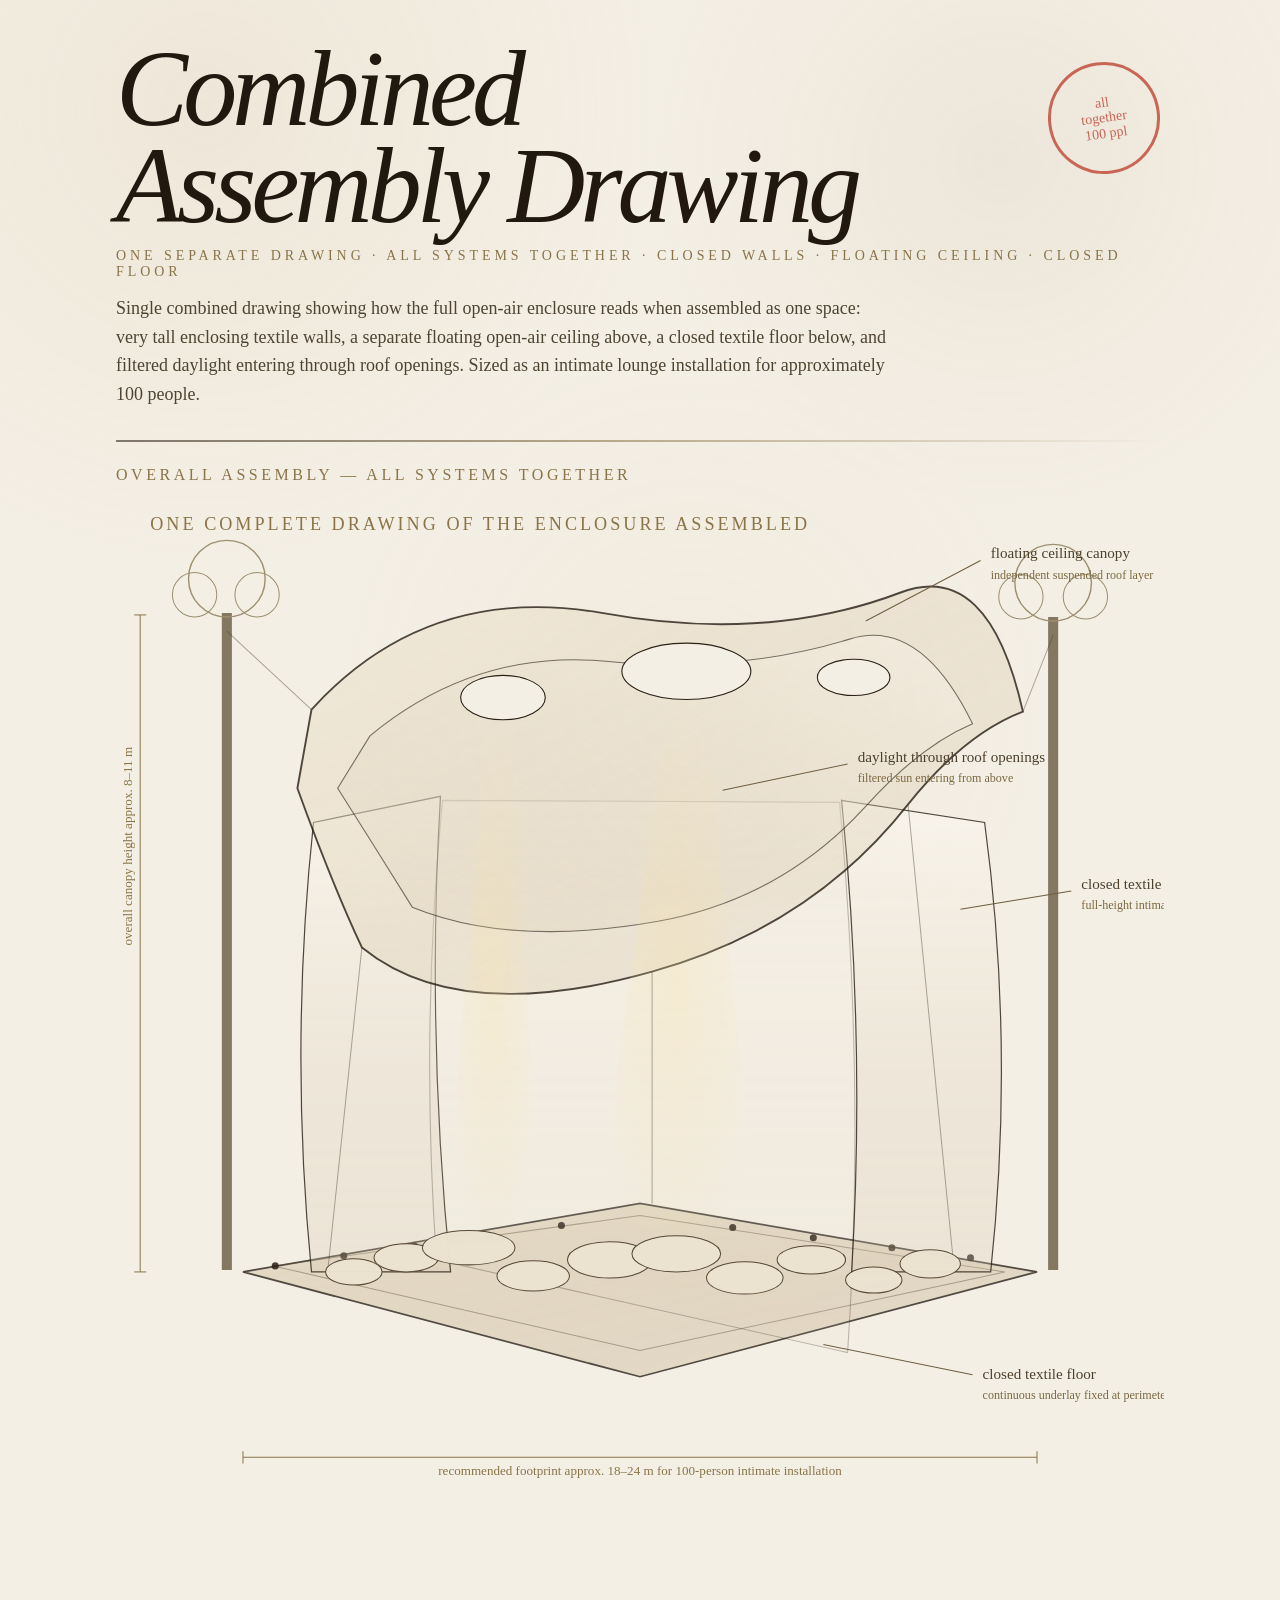
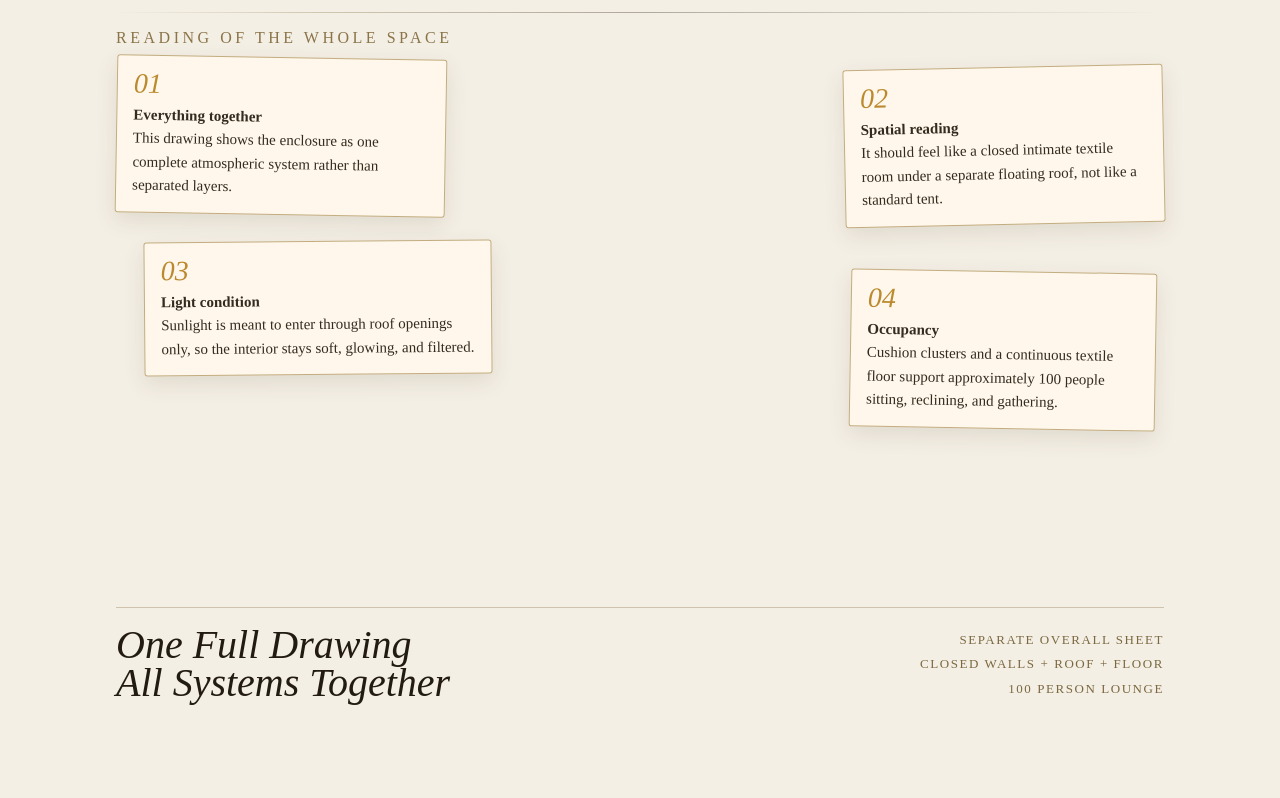
<file: combined_assembly_drawing_all_together.html>
<!DOCTYPE html>
<html lang="en">
<head>
<meta charset="UTF-8" />
<meta name="viewport" content="width=device-width, initial-scale=1.0" />
<title>Open-Air Fabric Enclosure — Combined Assembly Drawing</title>
<style>
  * { box-sizing: border-box; }
  html, body {
    margin: 0; padding: 0;
    background: #f4efe5; color: #201911;
    font-family: Georgia, "Times New Roman", serif;
  }
  body::before{
    content:""; position:fixed; inset:0; pointer-events:none;
    background:
      radial-gradient(circle at 16% 12%, rgba(199,173,124,0.10), transparent 34%),
      radial-gradient(circle at 78% 18%, rgba(160,145,106,0.08), transparent 28%),
      radial-gradient(circle at 54% 78%, rgba(207,185,145,0.06), transparent 36%);
    mix-blend-mode:multiply;
  }
  .page{
    position:relative; z-index:1;
    max-width:1100px; margin:0 auto;
    padding:34px 26px 96px;
  }
  .hero{ position:relative; padding:6px 0 20px; }
  .title{
    font-size:clamp(54px, 10vw, 108px);
    line-height:.9; letter-spacing:-.045em; font-style:italic; color:#21180f;
  }
  .subtitle{
    margin-top:14px; font-size:14px; letter-spacing:.28em; text-transform:uppercase; color:#8a7448;
  }
  .lead{
    margin-top:14px; max-width:780px; font-size:18px; line-height:1.58; color:#4f4432;
  }
  .seal{
    position:absolute; right:4px; top:28px; width:112px; height:112px;
    border:3px solid #bb3827; border-radius:50%; color:#bb3827;
    display:flex; align-items:center; justify-content:center; text-align:center;
    font-size:14px; line-height:1.08; transform:rotate(-8deg); opacity:.74;
  }
  .divider{
    height:2px; background:linear-gradient(90deg, #2b2116, #8a7448 46%, transparent);
    margin:12px 0 24px; opacity:.58;
  }
  .subdivider{
    height:1px; background:linear-gradient(90deg, transparent, #8a7448 20%, #2b2116 50%, transparent);
    margin:30px 0 16px; opacity:.34;
  }
  h2.section{
    margin:0 0 10px; font-size:16px; letter-spacing:.22em; text-transform:uppercase; color:#8a7448; font-weight:normal;
  }
  svg{ width:100%; height:auto; display:block; }
  .cards{ position:relative; min-height:520px; }
  .card{
    position:absolute; background:rgba(255,248,235,.94);
    border:1px solid rgba(164,132,70,.65);
    box-shadow:0 8px 22px rgba(62,42,18,.11);
    border-radius:3px; padding:14px 16px;
    color:#342b1f; line-height:1.56; font-size:15px;
  }
  .num{ font-size:28px; line-height:1; color:#bb8a2f; margin-bottom:6px; font-style:italic; }
  .footer{
    margin-top:30px; padding-top:18px; border-top:1px solid rgba(138,116,72,.35);
    display:flex; align-items:flex-end; justify-content:space-between; gap:18px;
  }
  .footer .left{ font-size:40px; font-style:italic; line-height:.94; color:#221b12; }
  .footer .right{
    text-align:right; font-size:13px; line-height:1.9; color:#7b6840; letter-spacing:.12em; text-transform:uppercase;
  }
</style>
</head>
<body>
<div class="page">
  <div class="hero">
    <div class="title">Combined<br/>Assembly Drawing</div>
    <div class="subtitle">one separate drawing · all systems together · closed walls · floating ceiling · closed floor</div>
    <div class="lead">
      Single combined drawing showing how the full open-air enclosure reads when assembled as one space:
      very tall enclosing textile walls, a separate floating open-air ceiling above, a closed textile floor below,
      and filtered daylight entering through roof openings. Sized as an intimate lounge installation for approximately 100 people.
    </div>
    <div class="seal">all<br/>together<br/>100 ppl</div>
  </div>

  <div class="divider"></div>

  <h2 class="section">Overall Assembly — all systems together</h2>
  <svg viewBox="0 0 1040 1080" xmlns="http://www.w3.org/2000/svg" aria-label="Combined overall assembly">
    <defs>
      <filter id="ink">
        <feTurbulence type="fractalNoise" baseFrequency="0.008" numOctaves="2" seed="7" result="n"/>
        <feDisplacementMap in="SourceGraphic" in2="n" scale="1.1"/>
      </filter>
      <linearGradient id="wallGrad" x1="0" y1="0" x2="0" y2="1">
        <stop offset="0%" stop-color="#fbf7ef" stop-opacity="0.84"/>
        <stop offset="100%" stop-color="#d8cab2" stop-opacity="0.32"/>
      </linearGradient>
      <linearGradient id="roofGradA" x1="0" y1="0" x2="1" y2="1">
        <stop offset="0%" stop-color="#efe6d2" stop-opacity="0.82"/>
        <stop offset="100%" stop-color="#d1bea0" stop-opacity="0.24"/>
      </linearGradient>
      <linearGradient id="roofGradB" x1="1" y1="0" x2="0" y2="1">
        <stop offset="0%" stop-color="#fbf7ef" stop-opacity="0.76"/>
        <stop offset="100%" stop-color="#d1c2a5" stop-opacity="0.24"/>
      </linearGradient>
      <linearGradient id="floorGrad" x1="0" y1="0" x2="1" y2="1">
        <stop offset="0%" stop-color="#ddd0b4" stop-opacity="0.82"/>
        <stop offset="100%" stop-color="#bca47f" stop-opacity="0.34"/>
      </linearGradient>
      <radialGradient id="sunGlow" cx="50%" cy="50%" r="50%">
        <stop offset="0%" stop-color="#f8e3a4" stop-opacity="0.28"/>
        <stop offset="100%" stop-color="#f8e3a4" stop-opacity="0"/>
      </radialGradient>
    </defs>

    <text x="34" y="36" font-size="18" letter-spacing="3" fill="#8a7448">ONE COMPLETE DRAWING OF THE ENCLOSURE ASSEMBLED</text>

    <!-- support trees -->
    <g opacity="0.72">
      <line x1="110" y1="118" x2="110" y2="770" stroke="#5b4a2f" stroke-width="10"/>
      <circle cx="110" cy="84" r="38" fill="none" stroke="#7d6a42" stroke-width="1.4"/>
      <circle cx="78" cy="100" r="22" fill="none" stroke="#7d6a42" stroke-width="1"/>
      <circle cx="140" cy="100" r="22" fill="none" stroke="#7d6a42" stroke-width="1"/>

      <line x1="930" y1="122" x2="930" y2="770" stroke="#5b4a2f" stroke-width="10"/>
      <circle cx="930" cy="88" r="38" fill="none" stroke="#7d6a42" stroke-width="1.4"/>
      <circle cx="898" cy="102" r="22" fill="none" stroke="#7d6a42" stroke-width="1"/>
      <circle cx="962" cy="102" r="22" fill="none" stroke="#7d6a42" stroke-width="1"/>
    </g>

    <!-- floor -->
    <polygon points="126,772 520,704 914,772 520,876"
             fill="url(#floorGrad)" stroke="#241c13" stroke-width="1.7" opacity="0.78" filter="url(#ink)"/>
    <polygon points="156,766 520,716 882,772 520,850"
             fill="none" stroke="#5f4e39" stroke-width="1" opacity="0.44"/>
    <g fill="#2b2116" opacity="0.86">
      <circle cx="158" cy="766" r="3.5"/><circle cx="226" cy="756" r="3.5"/><circle cx="296" cy="746" r="3.5"/>
      <circle cx="370" cy="736" r="3.5"/><circle cx="442" cy="726" r="3.5"/><circle cx="612" cy="728" r="3.5"/>
      <circle cx="692" cy="738" r="3.5"/><circle cx="770" cy="748" r="3.5"/><circle cx="848" cy="758" r="3.5"/>
    </g>

    <!-- walls -->
    <path d="M196,326 Q172,550 194,772 L332,772 Q308,536 322,300 Z"
          fill="url(#wallGrad)" stroke="#2c2218" stroke-width="1.2" opacity="0.82" filter="url(#ink)"/>
    <path d="M720,304 Q744,540 730,772 L868,772 Q892,548 862,326 Z"
          fill="url(#wallGrad)" stroke="#2c2218" stroke-width="1.2" opacity="0.82" filter="url(#ink)"/>

    <!-- hint of back wall -->
    <path d="M324,304 Q302,532 318,760 L726,852 Q744,586 718,306 Z"
          fill="url(#wallGrad)" stroke="#2c2218" stroke-width="1.1" opacity="0.28" filter="url(#ink)"/>

    <!-- ceiling -->
    <path d="M194,214 Q308,88 482,118 Q646,148 778,98 Q866,64 900,216
             Q842,238 786,308 Q690,430 532,474 Q340,528 244,450 Q214,386 180,292 Z"
          fill="url(#roofGradA)" stroke="#20180f" stroke-width="1.9" opacity="0.78" filter="url(#ink)"/>
    <path d="M252,240 Q356,154 486,166 Q618,178 728,144 Q798,122 850,228
             Q798,250 744,310 Q660,402 538,424 Q392,450 294,410 Q258,352 220,292 Z"
          fill="url(#roofGradB)" stroke="#20180f" stroke-width="1.1" opacity="0.58" filter="url(#ink)"/>

    <!-- roof openings -->
    <ellipse cx="384" cy="202" rx="42" ry="22" fill="#f4efe5" stroke="#2a2117" stroke-width="1.1"/>
    <ellipse cx="566" cy="176" rx="64" ry="28" fill="#f4efe5" stroke="#2a2117" stroke-width="1.1"/>
    <ellipse cx="732" cy="182" rx="36" ry="18" fill="#f4efe5" stroke="#2a2117" stroke-width="1.1"/>

    <!-- sunlight -->
    <polygon points="548,204 584,204 640,772 470,772" fill="url(#sunGlow)"/>
    <polygon points="368,224 390,224 424,760 324,760" fill="url(#sunGlow)"/>

    <!-- suspension lines -->
    <g stroke="#46392a" stroke-width="1" opacity="0.42" fill="none">
      <line x1="194" y1="214" x2="110" y2="136"/>
      <line x1="900" y1="216" x2="930" y2="140"/>
      <line x1="532" y1="474" x2="532" y2="704"/>
      <line x1="244" y1="450" x2="210" y2="772"/>
      <line x1="786" y1="308" x2="832" y2="772"/>
    </g>

    <!-- cushions / occupancy -->
    <g fill="#ece2d0" stroke="#544532" stroke-width="1" opacity="0.98">
      <ellipse cx="236" cy="772" rx="28" ry="13"/>
      <ellipse cx="288" cy="758" rx="32" ry="14"/>
      <ellipse cx="350" cy="748" rx="46" ry="17"/>
      <ellipse cx="414" cy="776" rx="36" ry="15"/>
      <ellipse cx="490" cy="760" rx="42" ry="18"/>
      <ellipse cx="556" cy="754" rx="44" ry="18"/>
      <ellipse cx="624" cy="778" rx="38" ry="16"/>
      <ellipse cx="690" cy="760" rx="34" ry="14"/>
      <ellipse cx="752" cy="780" rx="28" ry="13"/>
      <ellipse cx="808" cy="764" rx="30" ry="14"/>
    </g>

    <!-- labels -->
    <line x1="744" y1="126" x2="858" y2="66" stroke="#6f5d3f" stroke-width="1"/>
    <text x="868" y="64" font-size="15" fill="#4c402d">floating ceiling canopy</text>
    <text x="868" y="84" font-size="12" fill="#7b6840">independent suspended roof layer</text>

    <line x1="838" y1="412" x2="948" y2="394" stroke="#6f5d3f" stroke-width="1"/>
    <text x="958" y="392" font-size="15" fill="#4c402d">closed textile walls</text>
    <text x="958" y="412" font-size="12" fill="#7b6840">full-height intimate enclosure</text>

    <line x1="702" y1="844" x2="850" y2="874" stroke="#6f5d3f" stroke-width="1"/>
    <text x="860" y="878" font-size="15" fill="#4c402d">closed textile floor</text>
    <text x="860" y="898" font-size="12" fill="#7b6840">continuous underlay fixed at perimeter</text>

    <line x1="602" y1="294" x2="726" y2="268" stroke="#6f5d3f" stroke-width="1"/>
    <text x="736" y="266" font-size="15" fill="#4c402d">daylight through roof openings</text>
    <text x="736" y="286" font-size="12" fill="#7b6840">filtered sun entering from above</text>

    <line x1="24" y1="120" x2="24" y2="772" stroke="#8a7448" stroke-width="1"/>
    <line x1="18" y1="120" x2="30" y2="120" stroke="#8a7448" stroke-width="1"/>
    <line x1="18" y1="772" x2="30" y2="772" stroke="#8a7448" stroke-width="1"/>
    <text x="16" y="448" font-size="13" fill="#8a7448" transform="rotate(-90 16 448)">overall canopy height approx. 8–11 m</text>

    <line x1="126" y1="956" x2="914" y2="956" stroke="#8a7448" stroke-width="1"/>
    <line x1="126" y1="950" x2="126" y2="962" stroke="#8a7448" stroke-width="1"/>
    <line x1="914" y1="950" x2="914" y2="962" stroke="#8a7448" stroke-width="1"/>
    <text x="520" y="974" font-size="13" fill="#8a7448" text-anchor="middle">recommended footprint approx. 18–24 m for 100-person intimate installation</text>
  </svg>

  <div class="subdivider"></div>

  <h2 class="section">Reading of the whole space</h2>
  <div class="cards">
    <div class="card" style="left:0; top:0; width:330px; transform: rotate(1deg);">
      <div class="num">01</div>
      <div><strong>Everything together</strong><br/>
      This drawing shows the enclosure as one complete atmospheric system rather than separated layers.</div>
    </div>

    <div class="card" style="right:0; top:10px; width:320px; transform: rotate(-1.2deg);">
      <div class="num">02</div>
      <div><strong>Spatial reading</strong><br/>
      It should feel like a closed intimate textile room under a separate floating roof, not like a standard tent.</div>
    </div>

    <div class="card" style="left:28px; top:184px; width:348px; transform: rotate(-0.5deg);">
      <div class="num">03</div>
      <div><strong>Light condition</strong><br/>
      Sunlight is meant to enter through roof openings only, so the interior stays soft, glowing, and filtered.</div>
    </div>

    <div class="card" style="right:8px; top:214px; width:306px; transform: rotate(1deg);">
      <div class="num">04</div>
      <div><strong>Occupancy</strong><br/>
      Cushion clusters and a continuous textile floor support approximately 100 people sitting, reclining, and gathering.</div>
    </div>
  </div>

  <div class="footer">
    <div class="left">One Full Drawing<br/>All Systems Together</div>
    <div class="right">
      separate overall sheet<br/>
      closed walls + roof + floor<br/>
      100 person lounge
    </div>
  </div>
</div>
</body>
</html>
</file>
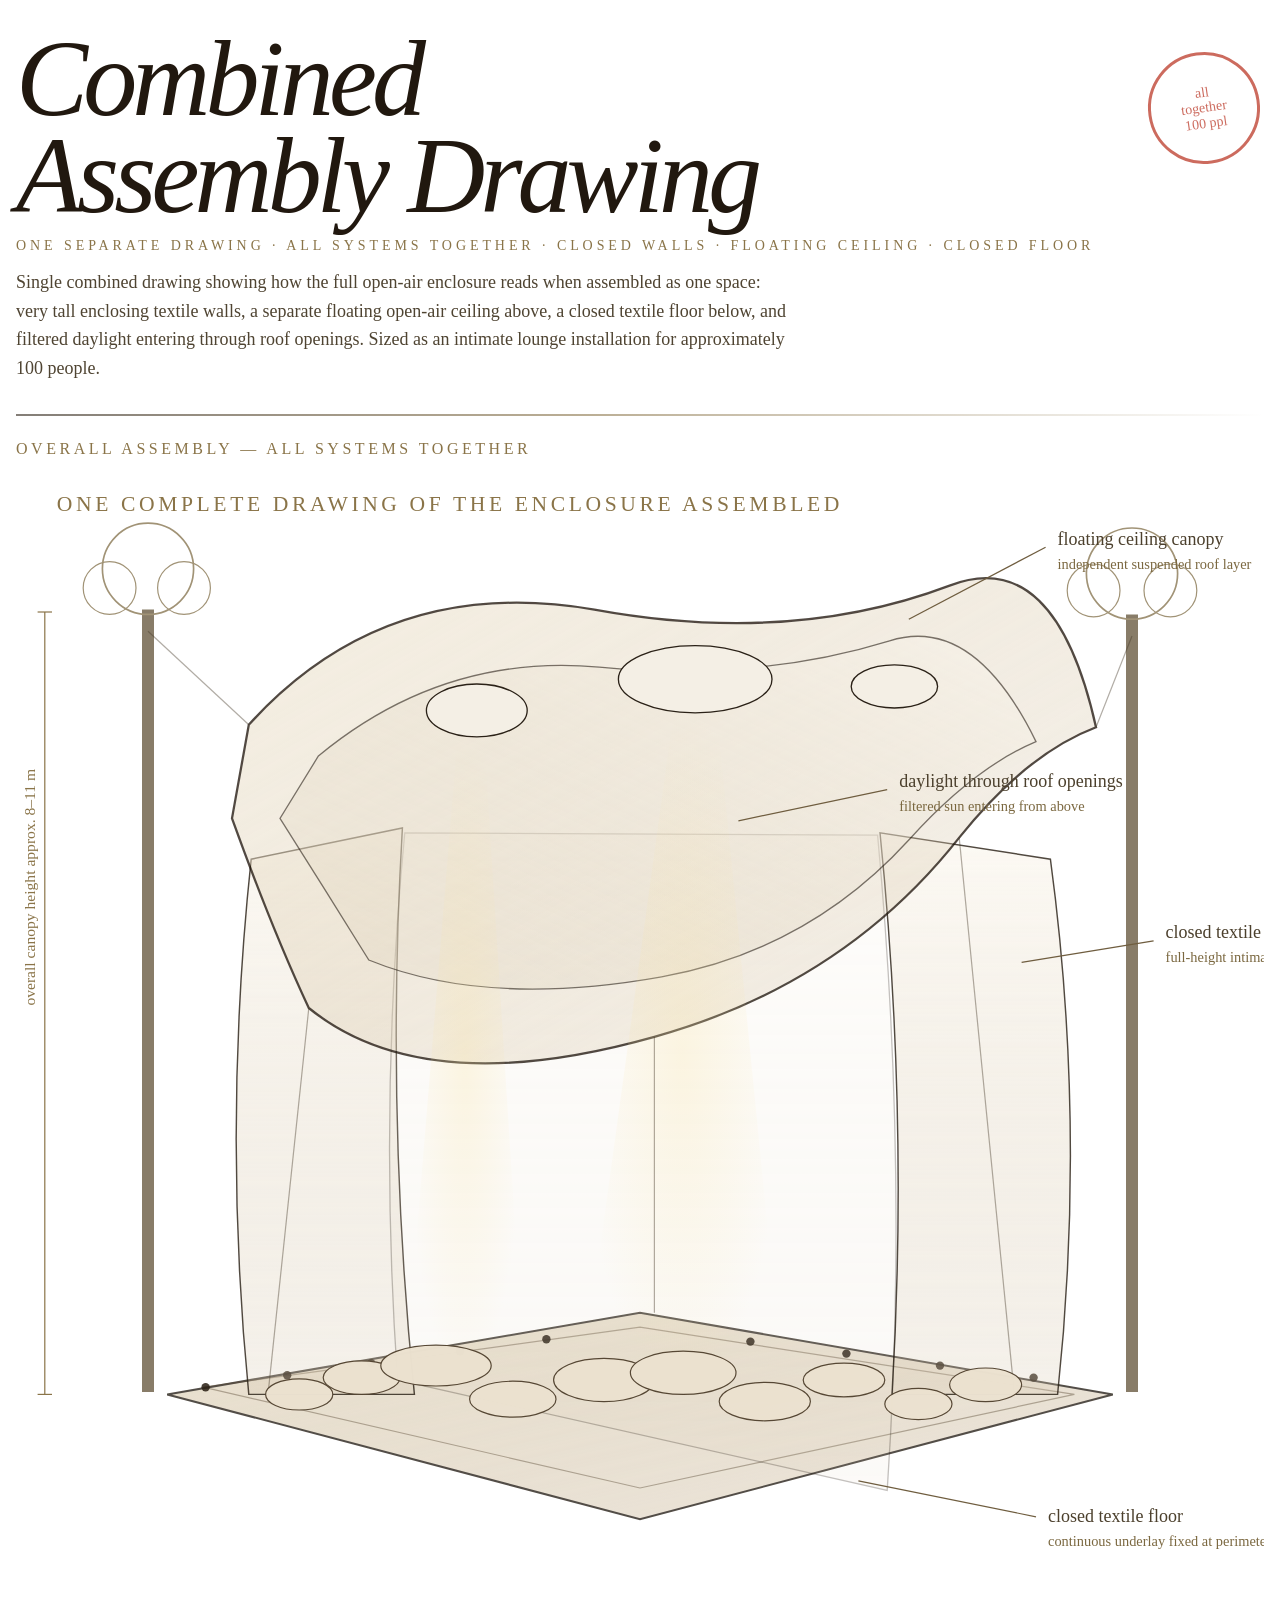
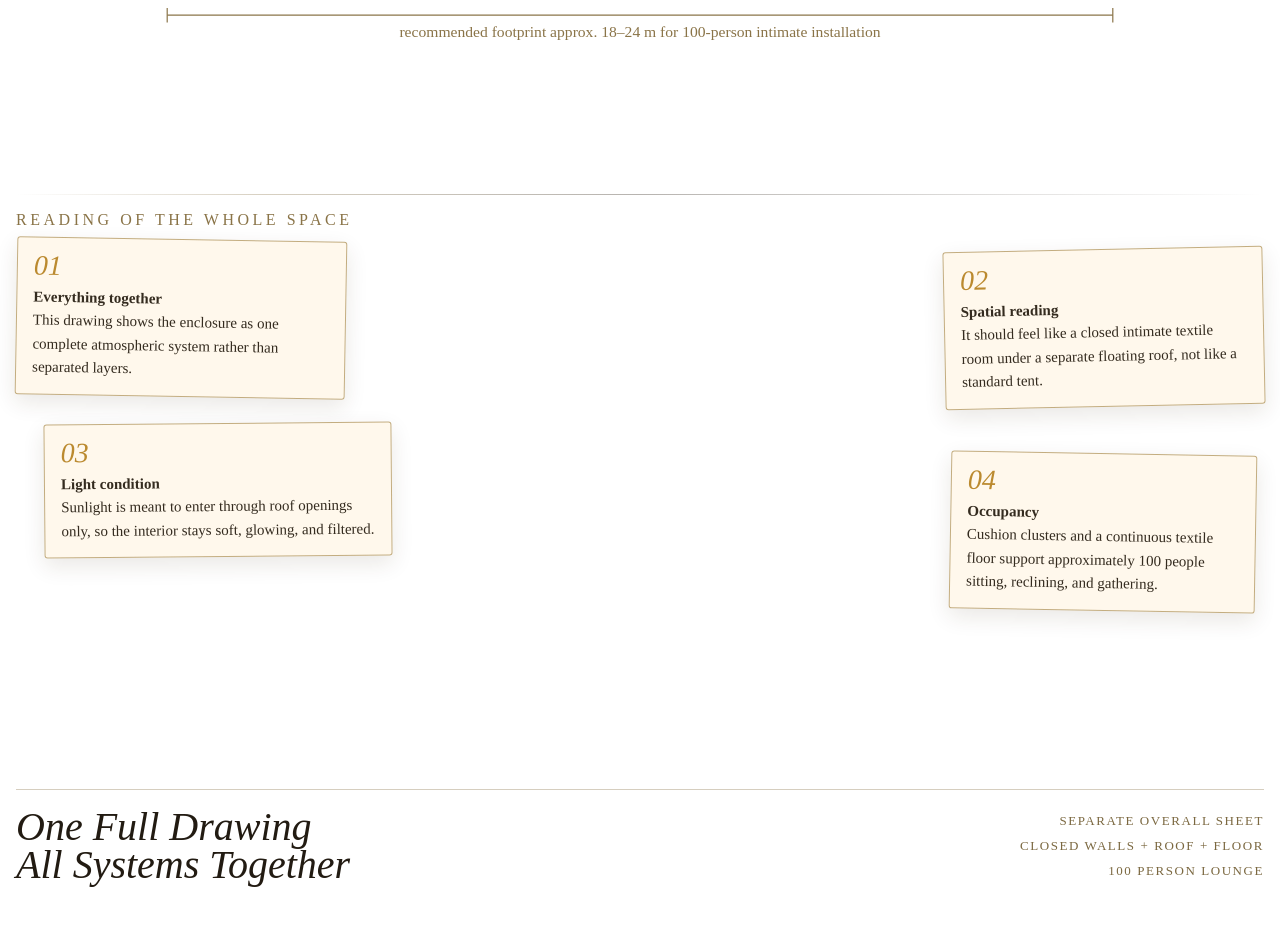
<file: stage/assembly-drawings.html>
<!DOCTYPE html>
<html lang="en">
<head>
<meta charset="UTF-8" />
<meta name="viewport" content="width=device-width, initial-scale=1.0" />
<title>Open-Air Fabric Enclosure — Combined Assembly Drawing</title>
<style>
  * { box-sizing: border-box; }
  html, body {
    margin: 0; padding: 0;
    background: #ffffff; color: #201911;
    font-family: Georgia, "Times New Roman", serif;
  }
  .page{
    position: relative;
    max-width: none;
    margin: 0;
    padding: 24px max(16px, env(safe-area-inset-left)) 48px max(16px, env(safe-area-inset-right));
  }
  .hero{ position:relative; padding:6px 0 20px; }
  .title{
    font-size:clamp(54px, 10vw, 108px);
    line-height:.9; letter-spacing:-.045em; font-style:italic; color:#21180f;
  }
  .subtitle{
    margin-top:14px; font-size:14px; letter-spacing:.28em; text-transform:uppercase; color:#8a7448;
  }
  .lead{
    margin-top:14px; max-width:780px; font-size:18px; line-height:1.58; color:#4f4432;
  }
  .seal{
    position:absolute; right:4px; top:28px; width:112px; height:112px;
    border:3px solid #bb3827; border-radius:50%; color:#bb3827;
    display:flex; align-items:center; justify-content:center; text-align:center;
    font-size:14px; line-height:1.08; transform:rotate(-8deg); opacity:.74;
  }
  .divider{
    height:2px; background:linear-gradient(90deg, #2b2116, #8a7448 46%, transparent);
    margin:12px 0 24px; opacity:.58;
  }
  .subdivider{
    height:1px; background:linear-gradient(90deg, transparent, #8a7448 20%, #2b2116 50%, transparent);
    margin:30px 0 16px; opacity:.34;
  }
  h2.section{
    margin:0 0 10px; font-size:16px; letter-spacing:.22em; text-transform:uppercase; color:#8a7448; font-weight:normal;
  }
  svg{ width:100%; height:auto; display:block; }
  .cards{ position:relative; min-height:520px; }
  .card{
    position:absolute; background:rgba(255,248,235,.94);
    border:1px solid rgba(164,132,70,.65);
    box-shadow:0 8px 22px rgba(62,42,18,.11);
    border-radius:3px; padding:14px 16px;
    color:#342b1f; line-height:1.56; font-size:15px;
  }
  .num{ font-size:28px; line-height:1; color:#bb8a2f; margin-bottom:6px; font-style:italic; }
  .footer{
    margin-top:30px; padding-top:18px; border-top:1px solid rgba(138,116,72,.35);
    display:flex; align-items:flex-end; justify-content:space-between; gap:18px;
  }
  .footer .left{ font-size:40px; font-style:italic; line-height:.94; color:#221b12; }
  .footer .right{
    text-align:right; font-size:13px; line-height:1.9; color:#7b6840; letter-spacing:.12em; text-transform:uppercase;
  }
</style>
</head>
<body>
<div class="page">
  <div class="hero">
    <div class="title">Combined<br/>Assembly Drawing</div>
    <div class="subtitle">one separate drawing · all systems together · closed walls · floating ceiling · closed floor</div>
    <div class="lead">
      Single combined drawing showing how the full open-air enclosure reads when assembled as one space:
      very tall enclosing textile walls, a separate floating open-air ceiling above, a closed textile floor below,
      and filtered daylight entering through roof openings. Sized as an intimate lounge installation for approximately 100 people.
    </div>
    <div class="seal">all<br/>together<br/>100 ppl</div>
  </div>

  <div class="divider"></div>

  <h2 class="section">Overall Assembly — all systems together</h2>
  <svg viewBox="0 0 1040 1080" xmlns="http://www.w3.org/2000/svg" aria-label="Combined overall assembly">
    <defs>
      <filter id="ink">
        <feTurbulence type="fractalNoise" baseFrequency="0.008" numOctaves="2" seed="7" result="n"/>
        <feDisplacementMap in="SourceGraphic" in2="n" scale="1.1"/>
      </filter>
      <linearGradient id="wallGrad" x1="0" y1="0" x2="0" y2="1">
        <stop offset="0%" stop-color="#fbf7ef" stop-opacity="0.84"/>
        <stop offset="100%" stop-color="#d8cab2" stop-opacity="0.32"/>
      </linearGradient>
      <linearGradient id="roofGradA" x1="0" y1="0" x2="1" y2="1">
        <stop offset="0%" stop-color="#efe6d2" stop-opacity="0.82"/>
        <stop offset="100%" stop-color="#d1bea0" stop-opacity="0.24"/>
      </linearGradient>
      <linearGradient id="roofGradB" x1="1" y1="0" x2="0" y2="1">
        <stop offset="0%" stop-color="#fbf7ef" stop-opacity="0.76"/>
        <stop offset="100%" stop-color="#d1c2a5" stop-opacity="0.24"/>
      </linearGradient>
      <linearGradient id="floorGrad" x1="0" y1="0" x2="1" y2="1">
        <stop offset="0%" stop-color="#ddd0b4" stop-opacity="0.82"/>
        <stop offset="100%" stop-color="#bca47f" stop-opacity="0.34"/>
      </linearGradient>
      <radialGradient id="sunGlow" cx="50%" cy="50%" r="50%">
        <stop offset="0%" stop-color="#f8e3a4" stop-opacity="0.28"/>
        <stop offset="100%" stop-color="#f8e3a4" stop-opacity="0"/>
      </radialGradient>
    </defs>

    <text x="34" y="36" font-size="18" letter-spacing="3" fill="#8a7448">ONE COMPLETE DRAWING OF THE ENCLOSURE ASSEMBLED</text>

    <!-- support trees -->
    <g opacity="0.72">
      <line x1="110" y1="118" x2="110" y2="770" stroke="#5b4a2f" stroke-width="10"/>
      <circle cx="110" cy="84" r="38" fill="none" stroke="#7d6a42" stroke-width="1.4"/>
      <circle cx="78" cy="100" r="22" fill="none" stroke="#7d6a42" stroke-width="1"/>
      <circle cx="140" cy="100" r="22" fill="none" stroke="#7d6a42" stroke-width="1"/>

      <line x1="930" y1="122" x2="930" y2="770" stroke="#5b4a2f" stroke-width="10"/>
      <circle cx="930" cy="88" r="38" fill="none" stroke="#7d6a42" stroke-width="1.4"/>
      <circle cx="898" cy="102" r="22" fill="none" stroke="#7d6a42" stroke-width="1"/>
      <circle cx="962" cy="102" r="22" fill="none" stroke="#7d6a42" stroke-width="1"/>
    </g>

    <!-- floor -->
    <polygon points="126,772 520,704 914,772 520,876"
             fill="url(#floorGrad)" stroke="#241c13" stroke-width="1.7" opacity="0.78" filter="url(#ink)"/>
    <polygon points="156,766 520,716 882,772 520,850"
             fill="none" stroke="#5f4e39" stroke-width="1" opacity="0.44"/>
    <g fill="#2b2116" opacity="0.86">
      <circle cx="158" cy="766" r="3.5"/><circle cx="226" cy="756" r="3.5"/><circle cx="296" cy="746" r="3.5"/>
      <circle cx="370" cy="736" r="3.5"/><circle cx="442" cy="726" r="3.5"/><circle cx="612" cy="728" r="3.5"/>
      <circle cx="692" cy="738" r="3.5"/><circle cx="770" cy="748" r="3.5"/><circle cx="848" cy="758" r="3.5"/>
    </g>

    <!-- walls -->
    <path d="M196,326 Q172,550 194,772 L332,772 Q308,536 322,300 Z"
          fill="url(#wallGrad)" stroke="#2c2218" stroke-width="1.2" opacity="0.82" filter="url(#ink)"/>
    <path d="M720,304 Q744,540 730,772 L868,772 Q892,548 862,326 Z"
          fill="url(#wallGrad)" stroke="#2c2218" stroke-width="1.2" opacity="0.82" filter="url(#ink)"/>

    <!-- hint of back wall -->
    <path d="M324,304 Q302,532 318,760 L726,852 Q744,586 718,306 Z"
          fill="url(#wallGrad)" stroke="#2c2218" stroke-width="1.1" opacity="0.28" filter="url(#ink)"/>

    <!-- ceiling -->
    <path d="M194,214 Q308,88 482,118 Q646,148 778,98 Q866,64 900,216
             Q842,238 786,308 Q690,430 532,474 Q340,528 244,450 Q214,386 180,292 Z"
          fill="url(#roofGradA)" stroke="#20180f" stroke-width="1.9" opacity="0.78" filter="url(#ink)"/>
    <path d="M252,240 Q356,154 486,166 Q618,178 728,144 Q798,122 850,228
             Q798,250 744,310 Q660,402 538,424 Q392,450 294,410 Q258,352 220,292 Z"
          fill="url(#roofGradB)" stroke="#20180f" stroke-width="1.1" opacity="0.58" filter="url(#ink)"/>

    <!-- roof openings -->
    <ellipse cx="384" cy="202" rx="42" ry="22" fill="#f4efe5" stroke="#2a2117" stroke-width="1.1"/>
    <ellipse cx="566" cy="176" rx="64" ry="28" fill="#f4efe5" stroke="#2a2117" stroke-width="1.1"/>
    <ellipse cx="732" cy="182" rx="36" ry="18" fill="#f4efe5" stroke="#2a2117" stroke-width="1.1"/>

    <!-- sunlight -->
    <polygon points="548,204 584,204 640,772 470,772" fill="url(#sunGlow)"/>
    <polygon points="368,224 390,224 424,760 324,760" fill="url(#sunGlow)"/>

    <!-- suspension lines -->
    <g stroke="#46392a" stroke-width="1" opacity="0.42" fill="none">
      <line x1="194" y1="214" x2="110" y2="136"/>
      <line x1="900" y1="216" x2="930" y2="140"/>
      <line x1="532" y1="474" x2="532" y2="704"/>
      <line x1="244" y1="450" x2="210" y2="772"/>
      <line x1="786" y1="308" x2="832" y2="772"/>
    </g>

    <!-- cushions / occupancy -->
    <g fill="#ece2d0" stroke="#544532" stroke-width="1" opacity="0.98">
      <ellipse cx="236" cy="772" rx="28" ry="13"/>
      <ellipse cx="288" cy="758" rx="32" ry="14"/>
      <ellipse cx="350" cy="748" rx="46" ry="17"/>
      <ellipse cx="414" cy="776" rx="36" ry="15"/>
      <ellipse cx="490" cy="760" rx="42" ry="18"/>
      <ellipse cx="556" cy="754" rx="44" ry="18"/>
      <ellipse cx="624" cy="778" rx="38" ry="16"/>
      <ellipse cx="690" cy="760" rx="34" ry="14"/>
      <ellipse cx="752" cy="780" rx="28" ry="13"/>
      <ellipse cx="808" cy="764" rx="30" ry="14"/>
    </g>

    <!-- labels -->
    <line x1="744" y1="126" x2="858" y2="66" stroke="#6f5d3f" stroke-width="1"/>
    <text x="868" y="64" font-size="15" fill="#4c402d">floating ceiling canopy</text>
    <text x="868" y="84" font-size="12" fill="#7b6840">independent suspended roof layer</text>

    <line x1="838" y1="412" x2="948" y2="394" stroke="#6f5d3f" stroke-width="1"/>
    <text x="958" y="392" font-size="15" fill="#4c402d">closed textile walls</text>
    <text x="958" y="412" font-size="12" fill="#7b6840">full-height intimate enclosure</text>

    <line x1="702" y1="844" x2="850" y2="874" stroke="#6f5d3f" stroke-width="1"/>
    <text x="860" y="878" font-size="15" fill="#4c402d">closed textile floor</text>
    <text x="860" y="898" font-size="12" fill="#7b6840">continuous underlay fixed at perimeter</text>

    <line x1="602" y1="294" x2="726" y2="268" stroke="#6f5d3f" stroke-width="1"/>
    <text x="736" y="266" font-size="15" fill="#4c402d">daylight through roof openings</text>
    <text x="736" y="286" font-size="12" fill="#7b6840">filtered sun entering from above</text>

    <line x1="24" y1="120" x2="24" y2="772" stroke="#8a7448" stroke-width="1"/>
    <line x1="18" y1="120" x2="30" y2="120" stroke="#8a7448" stroke-width="1"/>
    <line x1="18" y1="772" x2="30" y2="772" stroke="#8a7448" stroke-width="1"/>
    <text x="16" y="448" font-size="13" fill="#8a7448" transform="rotate(-90 16 448)">overall canopy height approx. 8–11 m</text>

    <line x1="126" y1="956" x2="914" y2="956" stroke="#8a7448" stroke-width="1"/>
    <line x1="126" y1="950" x2="126" y2="962" stroke="#8a7448" stroke-width="1"/>
    <line x1="914" y1="950" x2="914" y2="962" stroke="#8a7448" stroke-width="1"/>
    <text x="520" y="974" font-size="13" fill="#8a7448" text-anchor="middle">recommended footprint approx. 18–24 m for 100-person intimate installation</text>
  </svg>

  <div class="subdivider"></div>

  <h2 class="section">Reading of the whole space</h2>
  <div class="cards">
    <div class="card" style="left:0; top:0; width:330px; transform: rotate(1deg);">
      <div class="num">01</div>
      <div><strong>Everything together</strong><br/>
      This drawing shows the enclosure as one complete atmospheric system rather than separated layers.</div>
    </div>

    <div class="card" style="right:0; top:10px; width:320px; transform: rotate(-1.2deg);">
      <div class="num">02</div>
      <div><strong>Spatial reading</strong><br/>
      It should feel like a closed intimate textile room under a separate floating roof, not like a standard tent.</div>
    </div>

    <div class="card" style="left:28px; top:184px; width:348px; transform: rotate(-0.5deg);">
      <div class="num">03</div>
      <div><strong>Light condition</strong><br/>
      Sunlight is meant to enter through roof openings only, so the interior stays soft, glowing, and filtered.</div>
    </div>

    <div class="card" style="right:8px; top:214px; width:306px; transform: rotate(1deg);">
      <div class="num">04</div>
      <div><strong>Occupancy</strong><br/>
      Cushion clusters and a continuous textile floor support approximately 100 people sitting, reclining, and gathering.</div>
    </div>
  </div>

  <div class="footer">
    <div class="left">One Full Drawing<br/>All Systems Together</div>
    <div class="right">
      separate overall sheet<br/>
      closed walls + roof + floor<br/>
      100 person lounge
    </div>
  </div>
</div>
</body>
</html>
</file>
